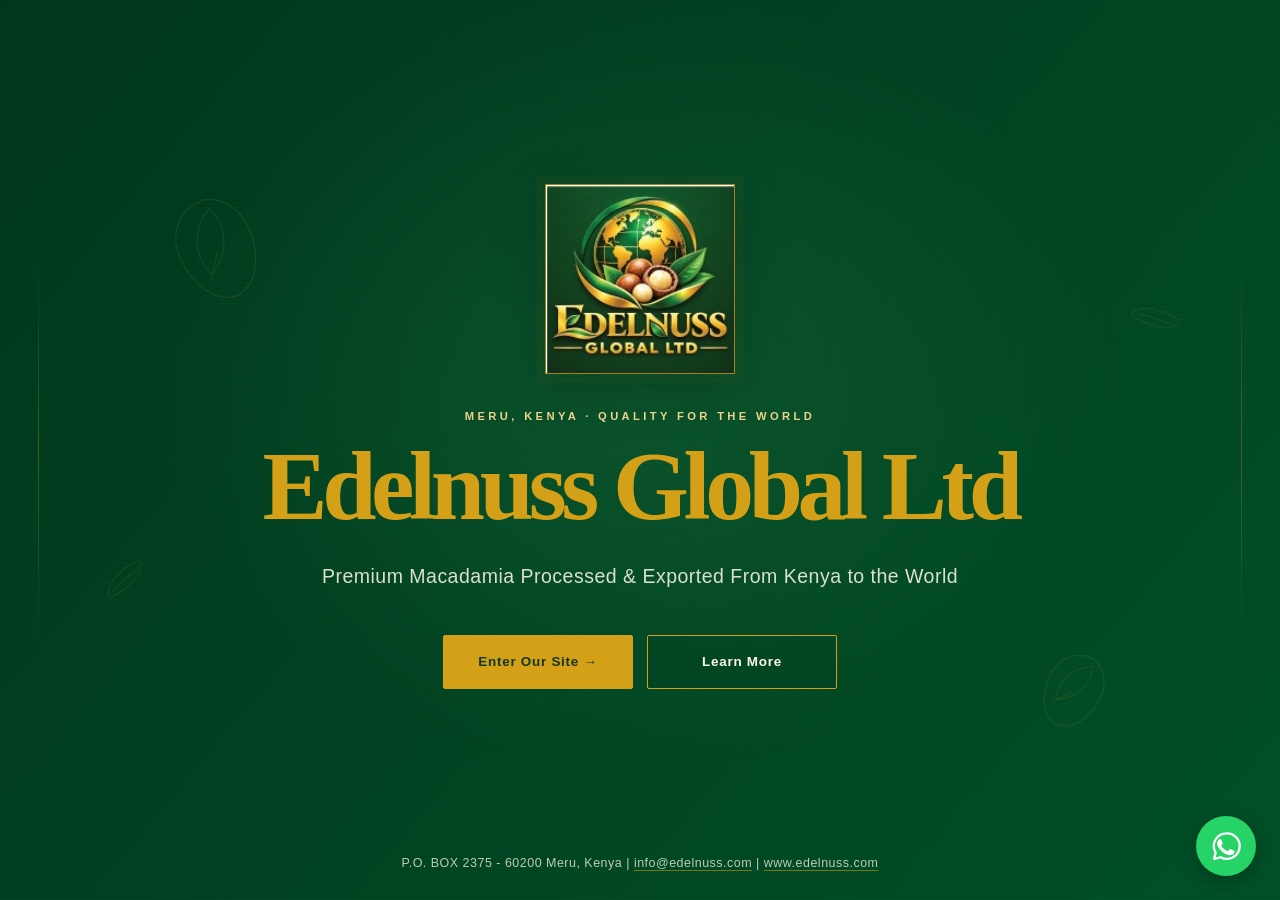
<file: index.html>
<!DOCTYPE html>
<html lang="en">
<head>
  <meta charset="UTF-8">
  <meta name="viewport" content="width=device-width, initial-scale=1.0">
  <meta name="description" content="Edelnuss Global Ltd dries, cracks, sorts, packs, and exports premium Kenyan macadamia kernels to international markets.">
  <title>Edelnuss Global Ltd | Premium Kenyan Macadamia</title>
  <script>
    // The root URL opens the welcome screen; ?site=1 shows this main website page.
    if (new URLSearchParams(window.location.search).get('site') !== '1') {
      window.location.replace('welcome.html');
    }
  </script>
  <link rel="icon" href="images/logo.png" type="image/png">
  <link rel="stylesheet" href="style.css">
</head>
<body>
  <!-- Shared site header -->
  <header class="site-header">
    <div class="container header-inner">
      <a class="logo" href="index.html?site=1">
        <img class="logo-mark" src="images/logo.png" alt="Edelnuss Global Ltd">
      </a>

      <input type="checkbox" id="nav-toggle" class="nav-toggle">
      <label for="nav-toggle" class="nav-toggle-label" aria-label="Open menu">
        <span></span><span></span><span></span>
      </label>

      <nav class="site-nav" aria-label="Main">
        <ul>
          <li><a href="index.html?site=1" aria-current="page">Home</a></li>
          <li><a href="about.html">About</a></li>
          <li><a href="services.html">Services</a></li>
          <li><a href="contact.html">Contact</a></li>
        </ul>
      </nav>
    </div>
  </header>

  <main>
    <!-- Hero -->
    <section class="hero">
      <div class="container">
        <p class="hero-badge">Meru, Kenya</p>
        <h1>Edelnuss Global Ltd</h1>
        <p class="tagline">Premium Kenyan macadamia kernels — dried, cracked, sorted, packed, and exported to international markets.</p>
        <div class="btn-row">
          <a class="btn btn--primary" href="services.html">Services</a>
          <a class="btn btn--secondary" href="contact.html">Contact</a>
        </div>
      </div>
    </section>

    <section class="section section--alt" aria-labelledby="impact-title">
      <div class="container">
        <hr class="gold-rule">
        <h2 class="section-title" id="impact-title">Our Work &amp; Impact</h2>
        <p class="section-lead">Quality processing, dependable global delivery, and lasting partnerships from Meru, Kenya.</p>
        <div class="grid-3">
          <article class="card">
            <div class="icon-circle" aria-hidden="true">Quality</div>
            <h3>Premium Quality &amp; Certification</h3>
            <p>Our quality commitment is guided by internationally recognized food safety and agricultural standards.</p>
            <ul class="impact-standards" aria-label="Quality and certification standards">
              <li>HACCP</li>
              <li>ISO 22000</li>
              <li>GlobalG.A.P.</li>
              <li>Organic</li>
            </ul>
          </article>
          <article class="card">
            <div class="icon-circle" aria-hidden="true">Global</div>
            <h3>Global Export &amp; Logistics</h3>
            <p>We serve buyers across Europe and Asia, coordinating reliable delivery and export-ready handling from Kenya to your market.</p>
          </article>
          <article class="card">
            <div class="icon-circle" aria-hidden="true">Partners</div>
            <h3>Farmer Partnerships</h3>
            <p>We work alongside farming communities through fair pricing, sustainable practices, and a shared commitment to long-term community impact.</p>
          </article>
        </div>
      </div>
    </section>

    <!-- What we do -->
    <section class="section">
      <div class="container">
        <hr class="gold-rule">
        <h2 class="section-title">What we do</h2>
        <p class="section-lead">
          Edelnuss Global Ltd is a Kenyan agribusiness focused on turning quality macadamia into
          export-ready kernels. We manage the full processing chain so buyers receive product that
          is consistent, carefully graded, and packed to international standards.
        </p>
        <div class="grid-2">
          <article class="card">
            <h3>From nut to kernel</h3>
            <p>
              We dry, crack, sort, and pack macadamia with controlled moisture management and
              precision grading. Every stage is set up to protect flavour, texture, and shelf life.
            </p>
          </article>
          <article class="card">
            <h3>Built for export</h3>
            <p>
              Our packing and logistics are designed for overseas buyers. We prepare kernels for
              global delivery from Meru, Kenya — ready for the markets you serve.
            </p>
          </article>
        </div>
      </div>
    </section>

    <!-- Highlights -->
    <section class="section section--alt">
      <div class="container">
        <hr class="gold-rule">
        <h2 class="section-title">Why Edelnuss</h2>
        <p class="section-lead">Three commitments that shape how we process and ship every batch.</p>
        <div class="grid-3">
          <article class="card">
            <div class="icon-circle" aria-hidden="true">Quality</div>
            <h3>Quality</h3>
            <p>Careful drying, cracking, and sorting so kernels meet the standard international buyers expect.</p>
          </article>
          <article class="card">
            <div class="icon-circle" aria-hidden="true">Consistency</div>
            <h3>Consistency</h3>
            <p>Repeatable processes and precision grading so each shipment matches the last.</p>
          </article>
          <article class="card">
            <div class="icon-circle" aria-hidden="true">Export Ready</div>
            <h3>Export Ready</h3>
            <p>Export-standard packaging and logistics support from Kenya to your market.</p>
          </article>
        </div>
      </div>
    </section>

    <section class="section process-intro" aria-labelledby="intro-title">
      <div class="container">
        <div class="intro-panel">
          <p class="eyebrow-label">Our Journey</p>
          <h2 class="section-title" id="intro-title">From Our Farms to Your Table — Excellence at Every Step</h2>
          <p>Every kernel we produce tells a story of care, precision, and Kenyan pride. Follow our journey from raw harvest to premium export — where quality is never compromised.</p>
        </div>
      </div>
    </section>

    <section class="section section--alt values-section" aria-labelledby="values-title">
      <div class="container">
        <hr class="gold-rule">
        <h2 class="section-title" id="values-title">Why Edelnuss Global Ltd?</h2>
        <div class="values-grid">
          <article class="value-item">
            <div class="value-icon" aria-hidden="true">01</div>
            <h3>Locally Sourced, Globally Trusted</h3>
            <p>Grown in Kenya, exported worldwide</p>
          </article>
          <article class="value-item">
            <div class="value-icon" aria-hidden="true">02</div>
            <h3>Food‑Safety First</h3>
            <p>Strict hygiene &amp; international standards</p>
          </article>
          <article class="value-item">
            <div class="value-icon" aria-hidden="true">03</div>
            <h3>Hand‑Inspected Perfection</h3>
            <p>Human care you can see and taste</p>
          </article>
          <article class="value-item">
            <div class="value-icon" aria-hidden="true">04</div>
            <h3>Consistent Reliable Supply</h3>
            <p>Year‑round production &amp; delivery</p>
          </article>
          <article class="value-item">
            <div class="value-icon" aria-hidden="true">05</div>
            <h3>Fully Traceable</h3>
            <p>From farm gate to final shipment</p>
          </article>
        </div>
      </div>
    </section>

    <section class="section promise-section" aria-labelledby="promise-title">
      <div class="container">
        <div class="promise-panel">
          <p class="eyebrow-label">Our Promise</p>
          <h2 class="section-title" id="promise-title">Our Promise</h2>
          <p>We don’t just process macadamias — we nurture excellence. From sustainable farming partnerships to zero‑compromise quality control, every decision we make serves one goal: deliver the very best of Kenya to the world.</p>
        </div>
      </div>
    </section>

    <section class="section work-showcase" aria-labelledby="work-title">
      <div class="container">
        <hr class="gold-rule">
        <h2 class="section-title" id="work-title">A closer look at our work</h2>
        <p class="section-lead">Follow macadamia from the incoming nuts through processing, hand-sorting, grading, and export-ready packing.</p>
        <div class="process-flow">
          <article class="process-row">
            <div class="process-media">
              <img src="images/WhatsApp%20Image%202026-11-04%20at%204.19.47%20PM.jpeg" alt="Macadamia nuts in shell, before processing" loading="lazy" decoding="async">
            </div>
            <div class="process-copy">
              <div class="process-kicker">Step 1 — Raw Material</div>
              <h3>Macadamia in Shell</h3>
              <p>We begin our journey with premium macadamia nuts in their natural shell — carefully sourced from trusted local growers across Kenya. Every nut is hand‑selected at source, ensuring only the finest raw produce enters our facility, laying the foundation for superior quality from the very start.</p>
            </div>
          </article>

          <article class="process-row">
            <div class="process-media">
              <img src="images/WhatsApp%20Image%202026-11-04%20at%204.19.46%20PM.jpeg" alt="Macadamia processing equipment inside the facility" loading="lazy" decoding="async">
            </div>
            <div class="process-copy">
              <div class="process-kicker">Step 2 — Processing</div>
              <h3>Purpose-Built Facility</h3>
              <p>Welcome to our modern, hygienic processing plant — designed and engineered specifically for macadamia excellence. Our facility combines advanced machinery with strict food‑safety protocols, creating an environment where precision meets purity, and every operation follows international quality standards.</p>
            </div>
          </article>

          <article class="process-row">
            <div class="process-media">
              <img src="images/WhatsApp%20Image%202026-11-04%20at%204.19.46%20PM%20%281%29.jpeg" alt="Macadamia kernels moving through processing and sorting equipment" loading="lazy" decoding="async">
            </div>
            <div class="process-copy">
              <div class="process-kicker">Step 3 — Kernel Processing</div>
              <h3>Kernel Processing Line</h3>
              <p>Shelled kernels move through our specialised refining line where delicate machinery gently separates, cleans, and polishes each kernel. This stage removes all remaining shell fragments and surface material, preserving the kernel’s natural creamy colour, whole shape, and rich authentic flavour.</p>
            </div>
          </article>

          <article class="process-row">
            <div class="process-media">
              <img src="images/WhatsApp%20Image%202026-11-04%20at%204.19.46%20PM%20%282%29.jpeg" alt="Team members hand-sorting macadamia kernels at workstations" loading="lazy" decoding="async">
            </div>
            <div class="process-copy">
              <div class="process-kicker">Step 4 — Hand Sorting</div>
              <h3>Careful Kernel Selection</h3>
              <p>Technology meets the human eye here — our trained team inspects every single kernel by hand. We remove blemishes, inconsistent sizes, and any imperfections that machines might miss. This personal touch guarantees that only flawless, beautiful kernels move forward in our process.</p>
            </div>
          </article>

          <article class="process-row">
            <div class="process-media">
              <img src="images/WhatsApp%20Image%202026-11-04%20at%204.19.48%20PM%20%281%29.jpeg" alt="Team members sorting macadamia at workstations across the production floor" loading="lazy" decoding="async">
            </div>
            <div class="process-copy">
              <div class="process-kicker">Step 5 — Quality Control</div>
              <h3>Our Sorting Team</h3>
              <p>Quality is not a checkpoint — it is our standard. Our dedicated quality‑control specialists conduct rigorous, multi‑stage verification on every batch. We assess colour, texture, size, moisture content, and purity against global benchmarks. Nothing receives our approval until it meets every requirement.</p>
            </div>
          </article>

          <article class="process-row">
            <div class="process-media">
              <img src="images/WhatsApp%20Image%202026-11-04%20at%204.19.46%20PM%20%283%29.jpeg" alt="Close-up of finished macadamia kernels" loading="lazy" decoding="async">
            </div>
            <div class="process-copy">
              <div class="process-kicker">Step 6 — Finished Product</div>
              <h3>Selected Kernels</h3>
              <p>After passing every assessment, what remains is perfection — whole, creamy, premium macadamia kernels. Clean, consistent, and naturally delicious. These are the kernels our clients know and trust — ready to represent Kenyan excellence on tables around the world.</p>
            </div>
          </article>

          <article class="process-row">
            <div class="process-media">
              <img src="images/WhatsApp%20Image%202026-11-04%20at%204.19.48%20PM.jpeg" alt="Style 0 macadamia kernels" loading="lazy" decoding="async">
            </div>
            <div class="process-copy">
              <div class="process-kicker">Step 7 — Grading</div>
              <h3>Classified by Size &amp; Quality</h3>
              <p>Our kernels are sorted into distinct premium grades to match every market requirement:</p>
              <ul>
                <li>Style 0 — Extra‑large, whole premium kernels</li>
                <li>Style 1SS — Uniform medium whole kernels, consistent and elegant</li>
                <li>Style 4L — Large, plump whole kernels with rich appearance</li>
                <li>Style 6 Pieces — Clean, crisp broken pieces, ideal for baking, confectionery, and further processing</li>
              </ul>
              <p>Each grade is carefully separated, labelled, and stored to preserve its unique quality profile.</p>
            </div>
          </article>

          <article class="process-row">
            <div class="process-media">
              <img src="images/WhatsApp%20Image%202026-11-04%20at%204.19.45%20PM%20%282%29.jpeg" alt="Sealed macadamia packages stacked on pallets in the warehouse" loading="lazy" decoding="async">
            </div>
            <div class="process-copy">
              <div class="process-kicker">Step 8 — Packing</div>
              <h3>Sealed for Protection</h3>
              <p>Freshness locked in — immediately after grading, kernels are packed in food‑grade, moisture‑resistant packaging, hermetically sealed to retain natural oils, aroma, and crispness. Every pack carries full batch identification, ensuring complete traceability from our facility to your doorstep.</p>
            </div>
          </article>

          <article class="process-row">
            <div class="process-media">
              <img src="images/WhatsApp%20Image%202026-11-04%20at%204.19.45%20PM%20%281%29.jpeg" alt="Packed macadamia cartons staged for dispatch" loading="lazy" decoding="async">
            </div>
            <div class="process-copy">
              <div class="process-kicker">Step 9 — Dispatch</div>
              <h3>Export-Ready Cartons</h3>
              <p>The final stage — orders are securely packed into heavy‑duty, export‑standard cartons, palletised, and prepared for shipping. From our warehouse in Meru, Kenya — our macadamias begin their journey to reach clients across continents, delivered in pristine condition, ready for the world.</p>
            </div>
          </article>
        </div>
      </div>
    </section>

    <section class="section capabilities-section" aria-labelledby="capabilities-title">
      <div class="container">
        <div class="capabilities-panel">
          <p class="eyebrow-label">How We Serve You</p>
          <h2 class="section-title" id="capabilities-title">How We Serve You</h2>
          <ul class="capabilities-list">
            <li>Fresh harvest intake year-round</li>
            <li>Bulk orders &amp; custom grading available</li>
            <li>Small batches &amp; large contracts — all welcome</li>
            <li>Direct from our facility — no middlemen, fair pricing</li>
          </ul>
        </div>
      </div>
    </section>

    <section class="section standards-section" aria-labelledby="standards-title">
      <div class="container">
        <div class="standards-panel">
          <h2 class="section-title" id="standards-title">Our Standards</h2>
          <p>Every batch is independently inspected and meets international food-safety requirements. We are committed to sustainable sourcing, fair partnerships, and consistent premium quality in every shipment.</p>
        </div>
      </div>
    </section>

    <section class="section reach-section" aria-labelledby="reach-title">
      <div class="container">
        <div class="reach-panel">
          <h2 class="section-title" id="reach-title">Our Reach</h2>
          <p>Supplying premium partners across Europe, Asia, and the Middle East.</p>
        </div>
      </div>
    </section>

    <section class="section cta-section" aria-labelledby="cta-title">
      <div class="container">
        <div class="cta-panel">
          <p class="eyebrow-label">Let's Grow Together</p>
          <h2 class="section-title" id="cta-title">Ready to Partner With Us?</h2>
          <p>Whether you need premium macadamia kernels in bulk or specific grades for your business — we supply consistent quality straight from Meru, Kenya.</p>
          <p class="cta-contact">Contact: <a href="mailto:info@edelnuss.com">info@edelnuss.com</a> | <a class="phone-link" href="tel:+254721857063">+254 721 857 063</a> | <a href="https://www.edelnuss.com" target="_blank" rel="noreferrer">www.edelnuss.com</a></p>
          <div class="btn-row">
            <a class="btn btn--primary" href="contact.html">Contact Us <span aria-hidden="true">→</span></a>
          </div>
        </div>
      </div>
    </section>
    <section class="section certification-section" aria-label="Quality certifications">
      <div class="container">
        <p class="certification-line">Quality Assured • Food-Safe • Export Ready</p>
      </div>
    </section>
  </main>

  <footer class="site-footer">
    <div class="container">
      <div class="footer-inner">
        <div class="footer-brand">
          <strong>Edelnuss Global Ltd</strong>
          <p>Trusted supplier of premium macadamia kernels — Exporting Worldwide</p>
          <p>Serving clients across Europe • Asia • the Middle East • North America • Africa &amp; Beyond</p>
          <p>P.O. BOX 2375 – 60200 Meru, Kenya</p>
          <p>Est. 2026 — Meru, Kenya</p>
          <p>info@edelnuss.com | <a class="phone-link" href="tel:+254721857063">+254 721 857 063</a> | www.edelnuss.com</p>
        </div>
      </div>
      <p class="copyright">© 2026 Edelnuss Global Ltd. All Rights Reserved.</p>
    </div>
  </footer>
  <a class="whatsapp-float" href="https://wa.me/254182801938" aria-label="Chat with us on WhatsApp">
    <svg viewBox="0 0 32 32" aria-hidden="true" focusable="false"><path d="M16 3.2a12.3 12.3 0 0 0-10.5 18.7L4 28l6.3-1.6A12.4 12.4 0 1 0 16 3.2Z" fill="none" stroke="currentColor" stroke-width="2.2" stroke-linejoin="round"/><path d="M11.2 9.7c-.3-.7-.6-.7-.9-.7h-.8c-.3 0-.8.1-1.2.6-.4.4-1.5 1.4-1.5 3.4s1.5 3.9 1.7 4.2c.2.3 2.9 4.6 7.1 6.2 3.5 1.4 4.2 1.1 5 .9.8-.1 2.5-1 2.8-2 .4-1 .4-1.8.3-2-.1-.2-.4-.3-.9-.5-.4-.2-2.5-1.2-2.9-1.3-.4-.2-.7-.2-.9.2-.3.4-1.1 1.3-1.3 1.6-.2.3-.5.3-.9.1-.4-.2-1.8-.7-3.4-2.1-1.3-1.1-2.1-2.5-2.3-2.9-.2-.4 0-.6.2-.8.2-.2.4-.5.6-.7.2-.2.3-.4.4-.6.1-.3 0-.5 0-.7-.1-.2-.9-2.2-1.2-2.9Z" fill="currentColor"/></svg>
  </a>
</body>
</html>
</file>
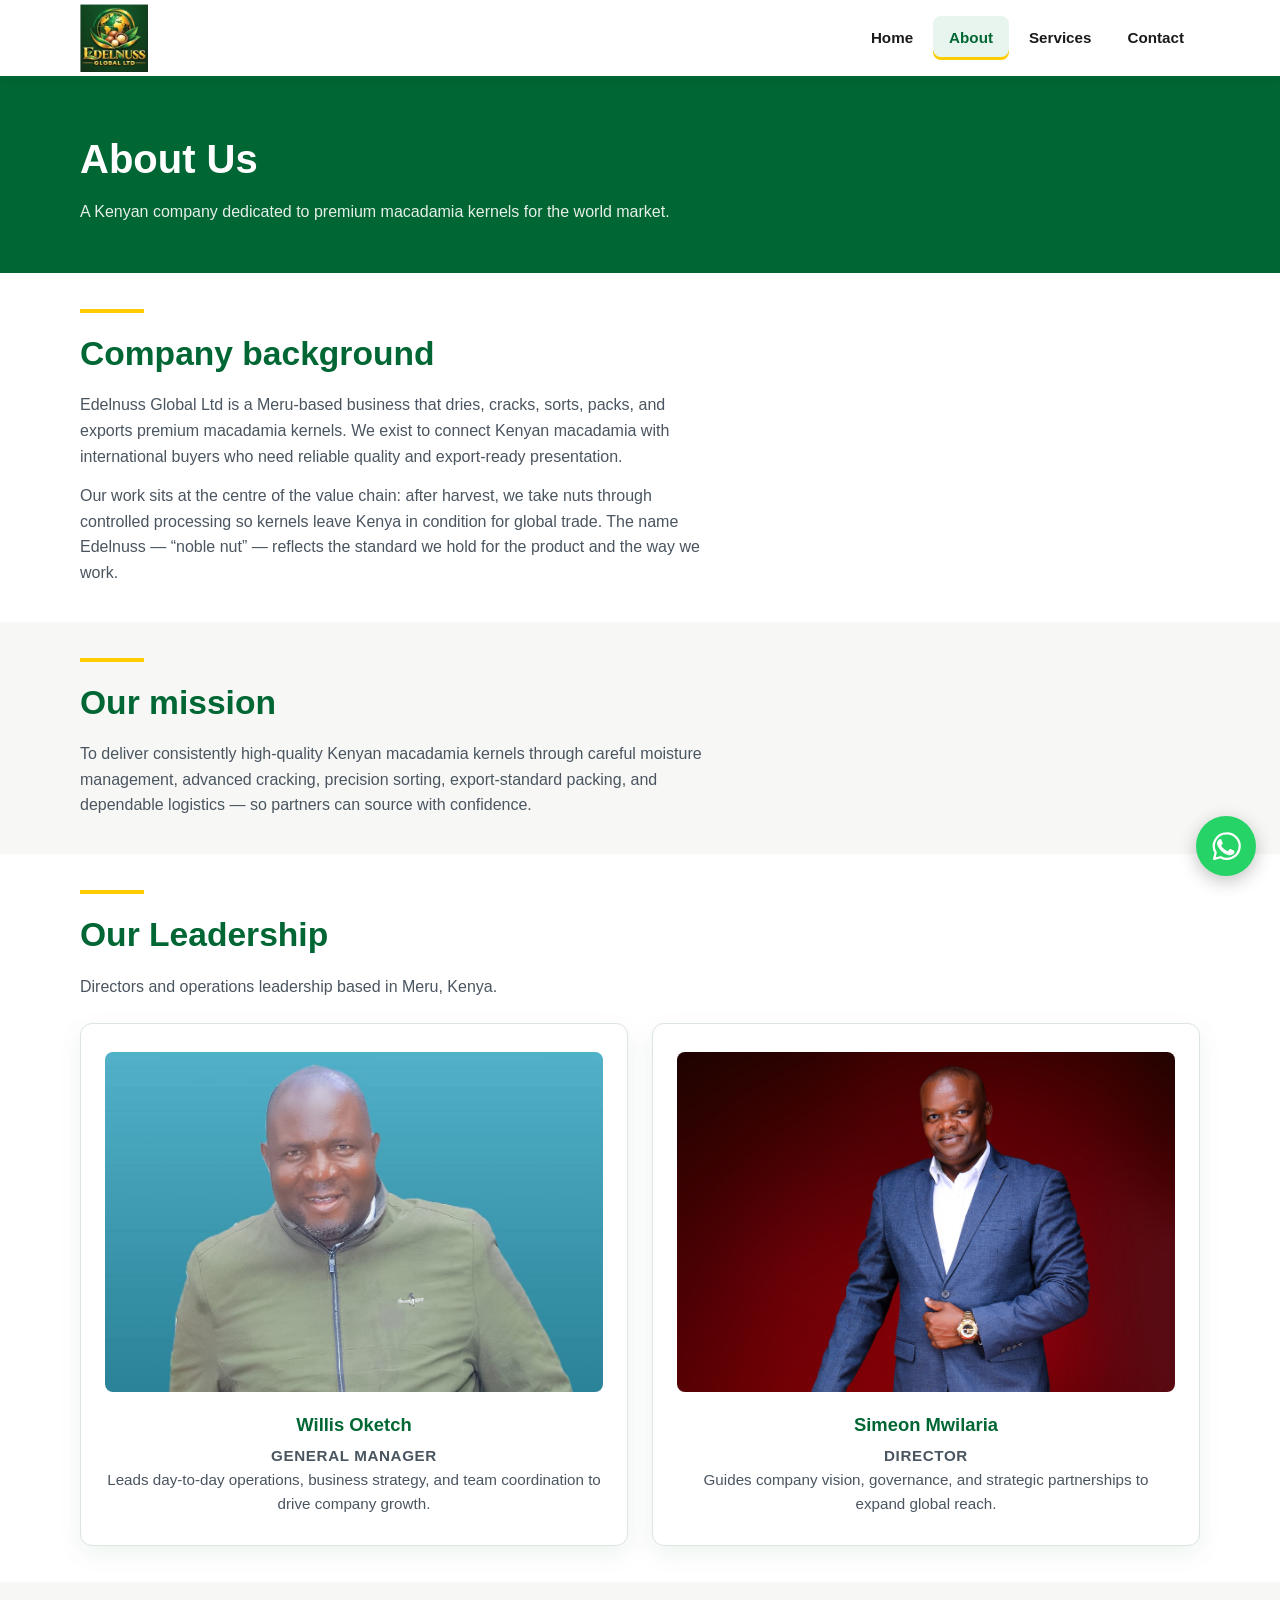
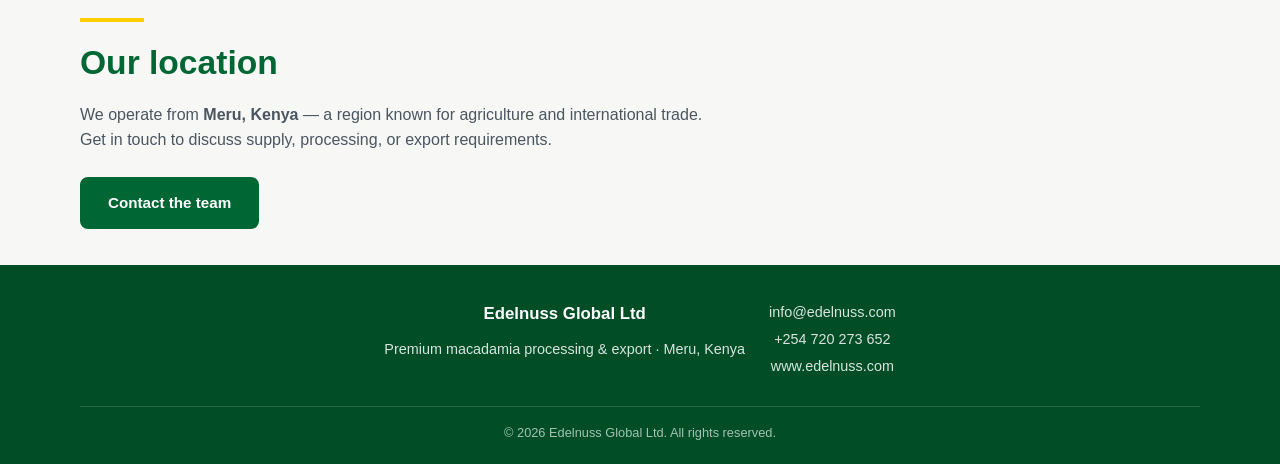
<file: about.html>
<!DOCTYPE html>
<html lang="en">
<head>
  <meta charset="UTF-8">
  <meta name="viewport" content="width=device-width, initial-scale=1.0">
  <meta name="description" content="About Edelnuss Global Ltd — Kenyan macadamia processors and exporters based in Meru. Meet our directors and operations team.">
  <title>About Us | Edelnuss Global Ltd</title>
  <link rel="icon" href="images/logo.png" type="image/png">
  <link rel="stylesheet" href="style.css">
</head>
<body>
  <header class="site-header">
    <div class="container header-inner">
      <a class="logo" href="index.html">
        <img class="logo-mark" src="images/logo.png" alt="Edelnuss Global Ltd">
      </a>
      <input type="checkbox" id="nav-toggle" class="nav-toggle">
      <label for="nav-toggle" class="nav-toggle-label" aria-label="Open menu">
        <span></span><span></span><span></span>
      </label>

      <nav class="site-nav" aria-label="Main">
        <ul>
          <li><a href="index.html">Home</a></li>
          <li><a href="about.html" aria-current="page">About</a></li>
          <li><a href="services.html">Services</a></li>
          <li><a href="contact.html">Contact</a></li>
        </ul>
      </nav>
    </div>
  </header>

  <main>
    <section class="page-banner">
      <div class="container">
        <h1>About Us</h1>
        <p>A Kenyan company dedicated to premium macadamia kernels for the world market.</p>
      </div>
    </section>

    <section class="section">
      <div class="container">
        <hr class="gold-rule">
        <h2 class="section-title">Company background</h2>
        <div class="prose">
          <p>
            Edelnuss Global Ltd is a Meru-based business that dries, cracks, sorts, packs, and
            exports premium macadamia kernels. We exist to connect Kenyan macadamia with
            international buyers who need reliable quality and export-ready presentation.
          </p>
          <p>
            Our work sits at the centre of the value chain: after harvest, we take nuts through
            controlled processing so kernels leave Kenya in condition for global trade. The name
            Edelnuss — “noble nut” — reflects the standard we hold for the product and the way we work.
          </p>
        </div>
      </div>
    </section>

    <section class="section section--alt">
      <div class="container">
        <hr class="gold-rule">
        <h2 class="section-title">Our mission</h2>
        <div class="prose">
          <p>
            To deliver consistently high-quality Kenyan macadamia kernels through careful moisture
            management, advanced cracking, precision sorting, export-standard packing, and dependable
            logistics — so partners can source with confidence.
          </p>
        </div>
      </div>
    </section>

    <section class="section">
      <div class="container">
        <hr class="gold-rule">
        <h2 class="section-title">Our Leadership</h2>
        <p class="section-lead">Directors and operations leadership based in Meru, Kenya.</p>
        <div class="team-grid">
          <article class="card profile-card">
            <img src="images/willis-oketch-profile.jpeg" alt="Willis Oketch - General Manager">
            <h3>Willis Oketch</h3>
            <p class="role">General Manager</p>
            <p>Leads day-to-day operations, business strategy, and team coordination to drive company growth.</p>
          </article>
          <article class="card profile-card">
            <img src="images/director's pic 2.jpeg" alt="Simeon Mwilaria - Director">
            <h3>Simeon Mwilaria</h3>
            <p class="role">Director</p>
            <p>Guides company vision, governance, and strategic partnerships to expand global reach.</p>
          </article>
        </div>
      </div>
    </section>

    <section class="section section--alt">
      <div class="container">
        <hr class="gold-rule">
        <h2 class="section-title">Our location</h2>
        <p class="section-lead">
          We operate from <strong>Meru, Kenya</strong> — a region known for agriculture and
          international trade. Get in touch to discuss supply, processing, or export requirements.
        </p>
        <a class="btn btn--solid" href="contact.html">Contact the team</a>
      </div>
    </section>
  </main>

  <footer class="site-footer">
    <div class="container">
      <div class="footer-inner">
        <div class="footer-brand">
          <strong>Edelnuss Global Ltd</strong>
          <p>Premium macadamia processing &amp; export · Meru, Kenya</p>
        </div>
        <div class="footer-meta">
          <a href="mailto:info@edelnuss.com">info@edelnuss.com</a>
          <a href="tel:+254720273652">+254 720 273 652</a>
          <a href="https://www.edelnuss.com" target="_blank" rel="noreferrer">www.edelnuss.com</a>
        </div>
      </div>
      <p class="copyright">&copy; 2026 Edelnuss Global Ltd. All rights reserved.</p>
    </div>
  </footer>
  <a class="whatsapp-float" href="https://wa.me/254182801938" aria-label="Chat with us on WhatsApp">
    <svg viewBox="0 0 32 32" aria-hidden="true" focusable="false"><path d="M16 3.2a12.3 12.3 0 0 0-10.5 18.7L4 28l6.3-1.6A12.4 12.4 0 1 0 16 3.2Z" fill="none" stroke="currentColor" stroke-width="2.2" stroke-linejoin="round"/><path d="M11.2 9.7c-.3-.7-.6-.7-.9-.7h-.8c-.3 0-.8.1-1.2.6-.4.4-1.5 1.4-1.5 3.4s1.5 3.9 1.7 4.2c.2.3 2.9 4.6 7.1 6.2 3.5 1.4 4.2 1.1 5 .9.8-.1 2.5-1 2.8-2 .4-1 .4-1.8.3-2-.1-.2-.4-.3-.9-.5-.4-.2-2.5-1.2-2.9-1.3-.4-.2-.7-.2-.9.2-.3.4-1.1 1.3-1.3 1.6-.2.3-.5.3-.9.1-.4-.2-1.8-.7-3.4-2.1-1.3-1.1-2.1-2.5-2.3-2.9-.2-.4 0-.6.2-.8.2-.2.4-.5.6-.7.2-.2.3-.4.4-.6.1-.3 0-.5 0-.7-.1-.2-.9-2.2-1.2-2.9Z" fill="currentColor"/></svg>
  </a>
</body>
</html>
</file>
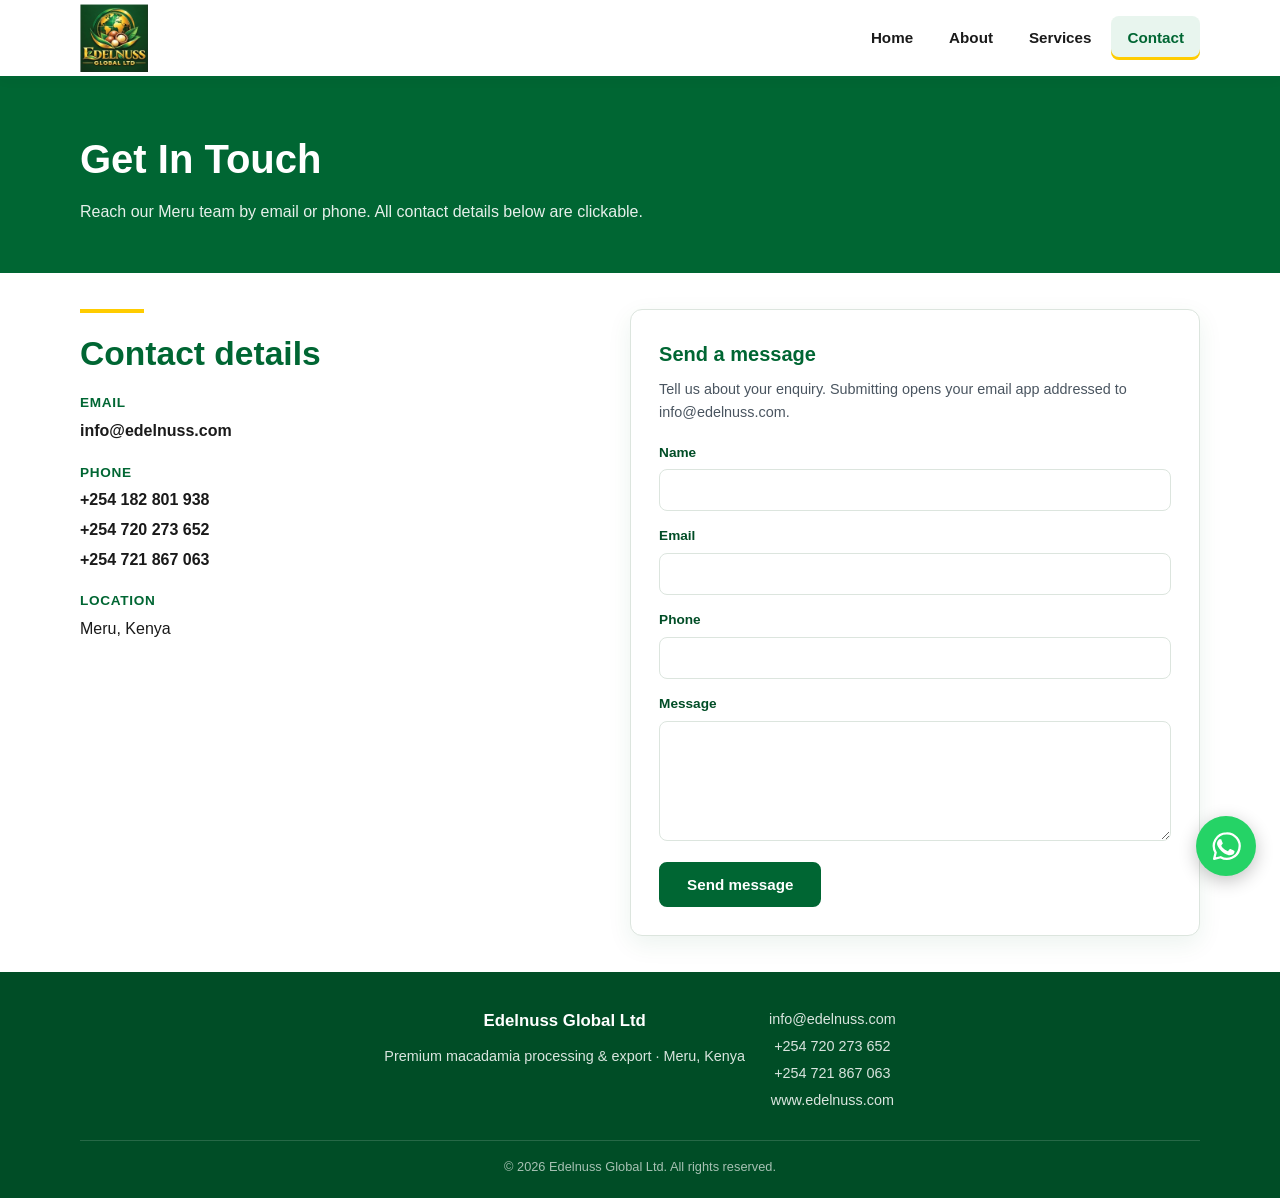
<file: contact.html>
<!DOCTYPE html>
<html lang="en">
<head>
  <meta charset="UTF-8">
  <meta name="viewport" content="width=device-width, initial-scale=1.0">
  <meta name="description" content="Contact Edelnuss Global Ltd in Meru, Kenya. Email info@edelnuss.com or call our team.">
  <title>Get In Touch | Edelnuss Global Ltd</title>
  <link rel="icon" href="images/logo.png" type="image/png">
  <link rel="stylesheet" href="style.css">
</head>
<body>
  <header class="site-header">
    <div class="container header-inner">
      <a class="logo" href="index.html?site=1">
        <img class="logo-mark" src="images/logo.png" alt="Edelnuss Global Ltd">
      </a>

      <input type="checkbox" id="nav-toggle" class="nav-toggle">
      <label for="nav-toggle" class="nav-toggle-label" aria-label="Open menu">
        <span></span><span></span><span></span>
      </label>

      <nav class="site-nav" aria-label="Main">
        <ul>
          <li><a href="index.html?site=1">Home</a></li>
          <li><a href="about.html">About</a></li>
          <li><a href="services.html">Services</a></li>
          <li><a href="contact.html" aria-current="page">Contact</a></li>
        </ul>
      </nav>
    </div>
  </header>

  <main>
    <section class="page-banner">
      <div class="container">
        <h1>Get In Touch</h1>
        <p>Reach our Meru team by email or phone. All contact details below are clickable.</p>
      </div>
    </section>

    <section class="section">
      <div class="container contact-grid">
        <div>
          <hr class="gold-rule">
          <h2 class="section-title">Contact details</h2>
          <ul class="contact-list">
            <li>
              <strong>Email</strong>
              <a href="mailto:info@edelnuss.com">info@edelnuss.com</a><br>
            </li>
            <li>
              <strong>Phone</strong>
              <span class="phones">
                <a href="tel:+254182801938">+254 182 801 938</a>
                <a href="tel:+254720273652">+254 720 273 652</a>
                <a href="tel:+254721867063">+254 721 867 063</a>
              </span>
            </li>
            <li>
              <strong>Location</strong>
              Meru, Kenya
            </li>
          </ul>
        </div>

        <!-- Simple form: opens the visitor's email client with a pre-filled message.
             To use a hosted form service later, change the action attribute. -->
        <form class="form" action="mailto:info@edelnuss.com" method="post" enctype="text/plain">
          <h2>Send a message</h2>
          <p class="form-note">Tell us about your enquiry. Submitting opens your email app addressed to info@edelnuss.com.</p>

          <div class="form-group">
            <label for="name">Name</label>
            <input type="text" id="name" name="Name" required autocomplete="name">
          </div>
          <div class="form-group">
            <label for="email">Email</label>
            <input type="email" id="email" name="Email" required autocomplete="email">
          </div>
          <div class="form-group">
            <label for="phone">Phone</label>
            <input type="tel" id="phone" name="Phone" autocomplete="tel">
          </div>
          <div class="form-group">
            <label for="message">Message</label>
            <textarea id="message" name="Message" required></textarea>
          </div>
          <button class="btn btn--solid" type="submit">Send message</button>
        </form>
      </div>
    </section>
  </main>

  <footer class="site-footer">
    <div class="container">
      <div class="footer-inner">
        <div class="footer-brand">
          <strong>Edelnuss Global Ltd</strong>
          <p>Premium macadamia processing &amp; export · Meru, Kenya</p>
        </div>
        <div class="footer-meta">
          <a href="mailto:info@edelnuss.com">info@edelnuss.com</a>
          <a href="tel:+254720273652">+254 720 273 652</a>
          <a href="tel:+254721867063">+254 721 867 063</a>
          <a href="https://www.edelnuss.com" target="_blank" rel="noreferrer">www.edelnuss.com</a>
        </div>
      </div>
      <p class="copyright">&copy; 2026 Edelnuss Global Ltd. All rights reserved.</p>
    </div>
  </footer>
  <a class="whatsapp-float" href="https://wa.me/254182801938" aria-label="Chat with us on WhatsApp">
    <svg viewBox="0 0 32 32" aria-hidden="true" focusable="false"><path d="M16 3.2a12.3 12.3 0 0 0-10.5 18.7L4 28l6.3-1.6A12.4 12.4 0 1 0 16 3.2Z" fill="none" stroke="currentColor" stroke-width="2.2" stroke-linejoin="round"/><path d="M11.2 9.7c-.3-.7-.6-.7-.9-.7h-.8c-.3 0-.8.1-1.2.6-.4.4-1.5 1.4-1.5 3.4s1.5 3.9 1.7 4.2c.2.3 2.9 4.6 7.1 6.2 3.5 1.4 4.2 1.1 5 .9.8-.1 2.5-1 2.8-2 .4-1 .4-1.8.3-2-.1-.2-.4-.3-.9-.5-.4-.2-2.5-1.2-2.9-1.3-.4-.2-.7-.2-.9.2-.3.4-1.1 1.3-1.3 1.6-.2.3-.5.3-.9.1-.4-.2-1.8-.7-3.4-2.1-1.3-1.1-2.1-2.5-2.3-2.9-.2-.4 0-.6.2-.8.2-.2.4-.5.6-.7.2-.2.3-.4.4-.6.1-.3 0-.5 0-.7-.1-.2-.9-2.2-1.2-2.9Z" fill="currentColor"/></svg>
  </a>
</body>
</html>
</file>
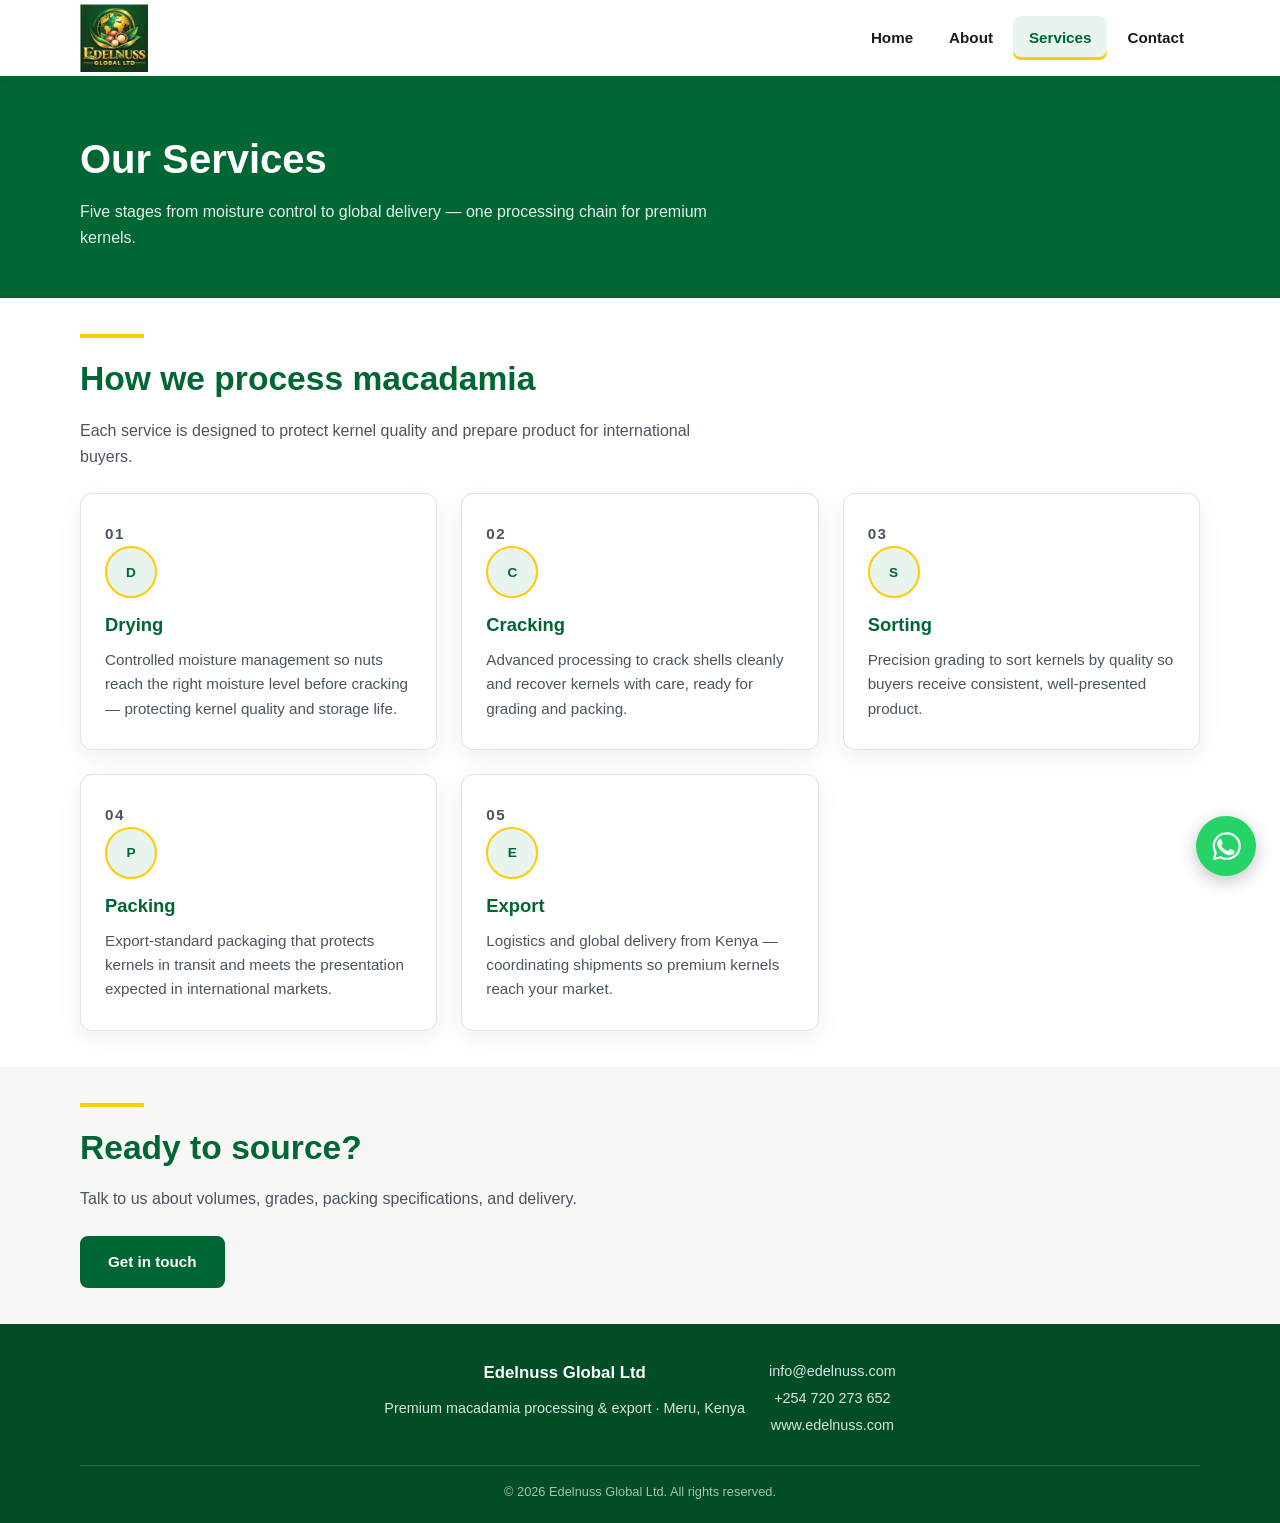
<file: services.html>
<!DOCTYPE html>
<html lang="en">
<head>
  <meta charset="UTF-8">
  <meta name="viewport" content="width=device-width, initial-scale=1.0">
  <meta name="description" content="Edelnuss Global Ltd services: drying, cracking, sorting, packing, and export of premium macadamia kernels.">
  <title>Our Services | Edelnuss Global Ltd</title>
  <link rel="icon" href="images/logo.png" type="image/png">
  <link rel="stylesheet" href="style.css">
</head>
<body>
  <header class="site-header">
    <div class="container header-inner">
      <a class="logo" href="index.html?site=1">
        <img class="logo-mark" src="images/logo.png" alt="Edelnuss Global Ltd">
      </a>

      <input type="checkbox" id="nav-toggle" class="nav-toggle">
      <label for="nav-toggle" class="nav-toggle-label" aria-label="Open menu">
        <span></span><span></span><span></span>
      </label>

      <nav class="site-nav" aria-label="Main">
        <ul>
          <li><a href="index.html?site=1">Home</a></li>
          <li><a href="about.html">About</a></li>
          <li><a href="services.html" aria-current="page">Services</a></li>
          <li><a href="contact.html">Contact</a></li>
        </ul>
      </nav>
    </div>
  </header>

  <main>
    <section class="page-banner">
      <div class="container">
        <h1>Our Services</h1>
        <p>Five stages from moisture control to global delivery — one processing chain for premium kernels.</p>
      </div>
    </section>

    <section class="section">
      <div class="container">
        <hr class="gold-rule">
        <h2 class="section-title">How we process macadamia</h2>
        <p class="section-lead">
          Each service is designed to protect kernel quality and prepare product for international buyers.
        </p>

        <div class="grid-3">
          <article class="card service-card">
            <p class="service-step">01</p>
            <div class="icon-circle" aria-hidden="true">D</div>
            <h3>Drying</h3>
            <p>Controlled moisture management so nuts reach the right moisture level before cracking — protecting kernel quality and storage life.</p>
          </article>

          <article class="card service-card">
            <p class="service-step">02</p>
            <div class="icon-circle" aria-hidden="true">C</div>
            <h3>Cracking</h3>
            <p>Advanced processing to crack shells cleanly and recover kernels with care, ready for grading and packing.</p>
          </article>

          <article class="card service-card">
            <p class="service-step">03</p>
            <div class="icon-circle" aria-hidden="true">S</div>
            <h3>Sorting</h3>
            <p>Precision grading to sort kernels by quality so buyers receive consistent, well-presented product.</p>
          </article>

          <article class="card service-card">
            <p class="service-step">04</p>
            <div class="icon-circle" aria-hidden="true">P</div>
            <h3>Packing</h3>
            <p>Export-standard packaging that protects kernels in transit and meets the presentation expected in international markets.</p>
          </article>

          <article class="card service-card">
            <p class="service-step">05</p>
            <div class="icon-circle" aria-hidden="true">E</div>
            <h3>Export</h3>
            <p>Logistics and global delivery from Kenya — coordinating shipments so premium kernels reach your market.</p>
          </article>
        </div>
      </div>
    </section>

    <section class="section section--alt">
      <div class="container">
        <hr class="gold-rule">
        <h2 class="section-title">Ready to source?</h2>
        <p class="section-lead">Talk to us about volumes, grades, packing specifications, and delivery.</p>
        <a class="btn btn--solid" href="contact.html">Get in touch</a>
      </div>
    </section>
  </main>

  <footer class="site-footer">
    <div class="container">
      <div class="footer-inner">
        <div class="footer-brand">
          <strong>Edelnuss Global Ltd</strong>
          <p>Premium macadamia processing &amp; export · Meru, Kenya</p>
        </div>
        <div class="footer-meta">
          <a href="mailto:info@edelnuss.com">info@edelnuss.com</a>
          <a href="tel:+254720273652">+254 720 273 652</a>
          <a href="https://www.edelnuss.com" target="_blank" rel="noreferrer">www.edelnuss.com</a>
        </div>
      </div>
      <p class="copyright">&copy; 2026 Edelnuss Global Ltd. All rights reserved.</p>
    </div>
  </footer>
  <a class="whatsapp-float" href="https://wa.me/254182801938" aria-label="Chat with us on WhatsApp">
    <svg viewBox="0 0 32 32" aria-hidden="true" focusable="false"><path d="M16 3.2a12.3 12.3 0 0 0-10.5 18.7L4 28l6.3-1.6A12.4 12.4 0 1 0 16 3.2Z" fill="none" stroke="currentColor" stroke-width="2.2" stroke-linejoin="round"/><path d="M11.2 9.7c-.3-.7-.6-.7-.9-.7h-.8c-.3 0-.8.1-1.2.6-.4.4-1.5 1.4-1.5 3.4s1.5 3.9 1.7 4.2c.2.3 2.9 4.6 7.1 6.2 3.5 1.4 4.2 1.1 5 .9.8-.1 2.5-1 2.8-2 .4-1 .4-1.8.3-2-.1-.2-.4-.3-.9-.5-.4-.2-2.5-1.2-2.9-1.3-.4-.2-.7-.2-.9.2-.3.4-1.1 1.3-1.3 1.6-.2.3-.5.3-.9.1-.4-.2-1.8-.7-3.4-2.1-1.3-1.1-2.1-2.5-2.3-2.9-.2-.4 0-.6.2-.8.2-.2.4-.5.6-.7.2-.2.3-.4.4-.6.1-.3 0-.5 0-.7-.1-.2-.9-2.2-1.2-2.9Z" fill="currentColor"/></svg>
  </a>
</body>
</html>
</file>
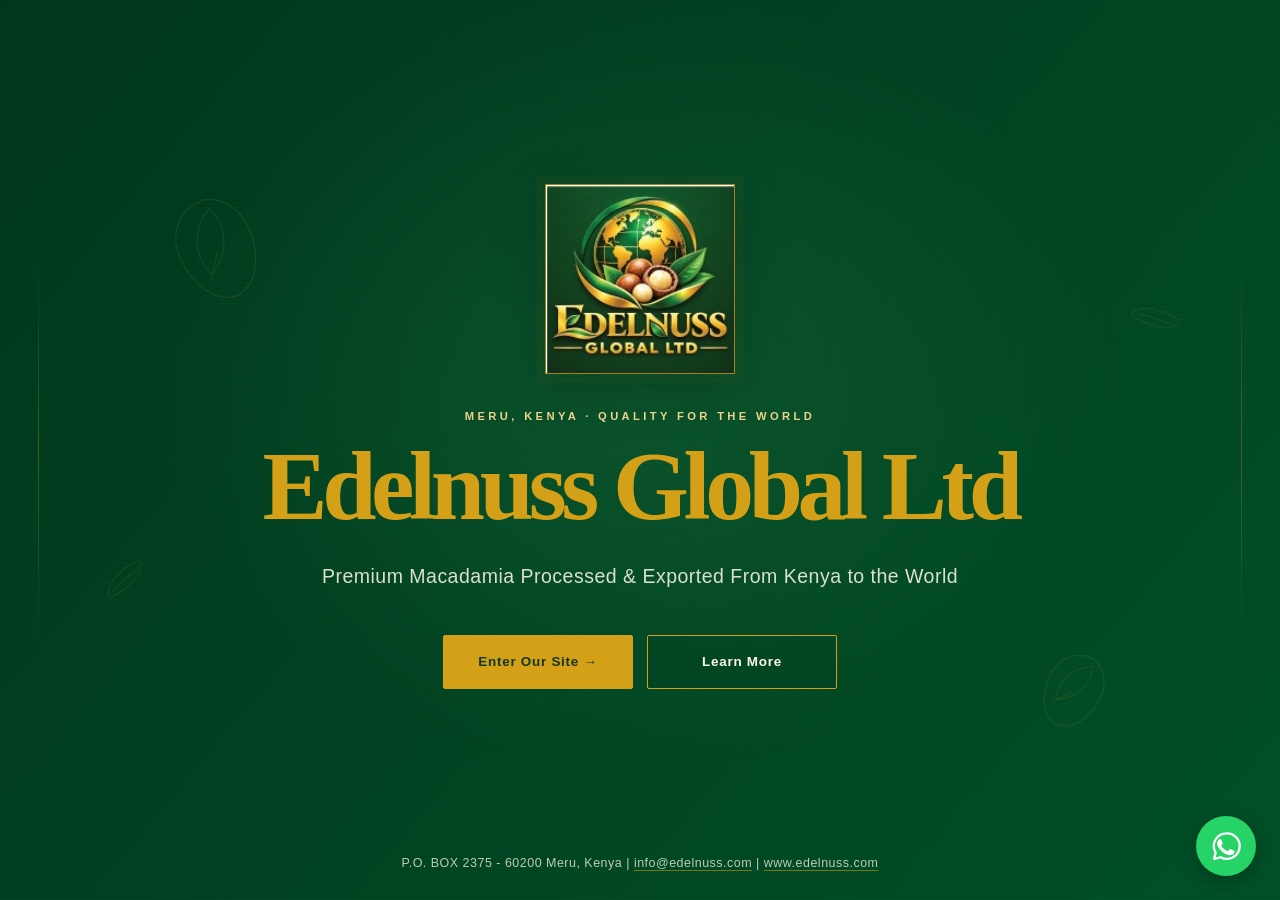
<file: welcome.html>
<!DOCTYPE html>
<html lang="en">
<head>
  <meta charset="UTF-8">
  <meta name="viewport" content="width=device-width, initial-scale=1.0">
  <meta name="theme-color" content="#004d26">
  <meta name="description" content="Edelnuss Global Ltd — premium macadamia processed and exported from Meru, Kenya to the world.">
  <title>Welcome | Edelnuss Global Ltd</title>
  <link rel="icon" href="images/logo.png" type="image/png">
  <style>
    /* =========================================================
       Edelnuss welcome page
       Adjust these two brand colors and the timing variables to
       personalize the look and the deliberately slow reveal.
       ========================================================= */
    :root {
      --forest: #004d26;
      --forest-dark: #00361c;
      --forest-light: #0b693a;
      --gold: #d4a017;
      --cream: #fff9e9;
      --motion: 900ms;
    }

    *,
    *::before,
    *::after {
      box-sizing: border-box;
    }

    html {
      min-width: 320px;
      min-height: 100%;
      background: var(--forest-dark);
    }

    body {
      position: relative;
      display: flex;
      min-height: 100vh;
      min-height: 100svh;
      margin: 0;
      overflow-x: hidden;
      flex-direction: column;
      color: var(--cream);
      background: linear-gradient(130deg, var(--forest-dark), var(--forest), var(--forest-light), var(--forest));
      background-size: 280% 280%;
      animation: green-tide 34s ease-in-out infinite alternate;
      font-family: "Palatino Linotype", "Book Antiqua", Georgia, serif;
      -webkit-font-smoothing: antialiased;
    }

    /* Soft radial light and fine grain add depth without competing with the logo. */
    body::before {
      position: fixed;
      z-index: 0;
      inset: 0;
      background:
        radial-gradient(ellipse at 50% 42%, rgba(28, 111, 62, 0.4), transparent 53%),
        repeating-linear-gradient(0deg, rgba(255, 255, 255, 0.012) 0, rgba(255, 255, 255, 0.012) 1px, transparent 1px, transparent 4px);
      content: "";
      pointer-events: none;
    }

    .welcome-frame {
      position: relative;
      z-index: 1;
      display: flex;
      width: min(100%, 1440px);
      min-height: 100vh;
      min-height: 100svh;
      margin-inline: auto;
      padding: clamp(28px, 5.5vh, 58px) clamp(22px, 5vw, 72px) 26px;
      flex: 1;
      flex-direction: column;
      align-items: center;
    }

    /* Quiet gold rules frame the welcome, like the edge of a fine label. */
    .welcome-frame::before,
    .welcome-frame::after {
      position: absolute;
      top: 50%;
      width: 1px;
      height: min(44vh, 390px);
      background: linear-gradient(transparent, rgba(212, 160, 23, 0.32), transparent);
      content: "";
      transform: translateY(-50%);
      pointer-events: none;
    }

    .welcome-frame::before { left: clamp(18px, 3vw, 46px); }
    .welcome-frame::after { right: clamp(18px, 3vw, 46px); }

    .welcome-content {
      display: flex;
      width: min(100%, 920px);
      margin: auto;
      flex-direction: column;
      align-items: center;
      text-align: center;
    }

    /* Keep the official square image intact; its built-in green background is part of the mark. */
    .brand-mark {
      display: block;
      width: clamp(128px, 18vw, 190px);
      height: auto;
      aspect-ratio: 1;
      border: 1px solid rgba(212, 160, 23, 0.72);
      background: #064524;
      box-shadow: 0 15px 50px rgba(0, 0, 0, 0.22), 0 0 0 8px rgba(212, 160, 23, 0.045);
      object-fit: cover;
      opacity: 0;
      animation: mark-arrive 1.7s cubic-bezier(0.2, 0.7, 0.2, 1) 180ms forwards,
        mark-float 8s ease-in-out 2s infinite;
    }

    .eyebrow,
    .tagline,
    .welcome-actions,
    .welcome-footer {
      opacity: 0;
    }

    .eyebrow {
      margin: clamp(27px, 4vh, 40px) 0 14px;
      color: #ecd28a;
      font-family: Arial, Helvetica, sans-serif;
      font-size: 0.7rem;
      font-weight: 600;
      letter-spacing: 0.3em;
      text-transform: uppercase;
      animation: rise-in 1s ease-out 1.1s forwards;
    }

    .brand-title {
      margin: 0;
      color: var(--cream);
      font-size: clamp(2.6rem, 8.1vw, 6.1rem);
      font-weight: 600;
      letter-spacing: -0.055em;
      line-height: 1.03;
      text-wrap: balance;
    }

    .brand-title .letter {
      display: inline-block;
      color: var(--gold);
      opacity: 0;
      animation: letter-arrive 760ms cubic-bezier(0.2, 0.7, 0.2, 1) calc(1.55s + var(--letter) * 85ms) forwards;
    }

    .brand-title .title-word {
      display: inline-block;
      white-space: nowrap;
    }

    .tagline {
      width: min(100%, 670px);
      margin: 22px 0 0;
      color: rgba(255, 249, 233, 0.86);
      font-family: Arial, Helvetica, sans-serif;
      font-size: clamp(0.98rem, 2.1vw, 1.22rem);
      font-weight: 400;
      letter-spacing: 0.025em;
      line-height: 1.8;
      animation: tagline-arrive 1.25s cubic-bezier(0.2, 0.7, 0.2, 1) 3.8s forwards;
    }

    .welcome-actions {
      display: flex;
      margin-top: clamp(28px, 4.5vh, 42px);
      flex-wrap: wrap;
      justify-content: center;
      gap: 14px;
      animation: rise-in 900ms ease-out 4.9s forwards;
    }

    .welcome-button {
      display: inline-flex;
      min-width: 190px;
      min-height: 54px;
      padding: 14px 25px;
      align-items: center;
      justify-content: center;
      border: 1px solid var(--gold);
      border-radius: 2px;
      color: #12381f;
      background: var(--gold);
      box-shadow: 0 0 0 rgba(212, 160, 23, 0);
      font-family: Arial, Helvetica, sans-serif;
      font-size: 0.84rem;
      font-weight: 700;
      letter-spacing: 0.055em;
      text-decoration: none;
      transition: color 350ms ease, background-color 350ms ease, box-shadow 350ms ease, transform 350ms ease;
      opacity: 0;
      animation: button-arrive 850ms ease-out 5.25s forwards,
        button-glow 1.35s ease-out 6.05s 1 both;
    }

    .welcome-button:hover,
    .welcome-button:focus-visible {
      color: var(--cream);
      background: transparent;
      box-shadow: 0 0 24px rgba(212, 160, 23, 0.22);
      transform: translateY(-2px);
      text-decoration: none;
    }

    .welcome-button:focus-visible {
      outline: 2px solid var(--cream);
      outline-offset: 4px;
    }

    .welcome-button--outline {
      color: var(--cream);
      background: rgba(0, 30, 14, 0.08);
      animation-delay: 5.75s, 6.55s;
    }

    .welcome-button--outline:hover,
    .welcome-button--outline:focus-visible {
      color: #12381f;
      background: var(--gold);
    }

    .welcome-footer {
      width: 100%;
      padding-top: 28px;
      color: rgba(255, 249, 233, 0.74);
      font-family: Arial, Helvetica, sans-serif;
      font-size: 0.78rem;
      letter-spacing: 0.04em;
      line-height: 1.8;
      text-align: center;
      animation: footer-arrive 1s ease-out 6.05s forwards;
    }

    .welcome-footer a {
      color: inherit;
      text-decoration-color: rgba(212, 160, 23, 0.55);
      text-underline-offset: 3px;
      transition: color 250ms ease;
    }

    .welcome-footer a:hover { color: #f0d27e; }

    .whatsapp-float {
      position: fixed;
      z-index: 9999;
      right: 24px;
      bottom: 24px;
      display: grid;
      width: 60px;
      height: 60px;
      place-items: center;
      border-radius: 50%;
      color: #fff;
      background: #25D366;
      box-shadow: 0 5px 18px rgba(0, 0, 0, 0.24);
      transition: transform 180ms ease, box-shadow 180ms ease;
    }

    .whatsapp-float:hover,
    .whatsapp-float:focus-visible {
      box-shadow: 0 7px 22px rgba(0, 0, 0, 0.3);
      transform: translateY(-3px);
    }

    .whatsapp-float:focus-visible { outline: 3px solid var(--cream); outline-offset: 3px; }
    .whatsapp-float svg { width: 33px; height: 33px; fill: currentColor; }

    /* Thin CSS-only illustrations: oval kernels and softly outlined leaves. */
    .ornament {
      position: fixed;
      z-index: 0;
      width: 76px;
      height: 102px;
      border: 1px solid rgba(212, 160, 23, 0.15);
      border-radius: 52% 48% 50% 50% / 42% 44% 56% 58%;
      pointer-events: none;
      animation: ornament-drift 19s ease-in-out infinite;
    }

    .ornament::before,
    .ornament::after {
      position: absolute;
      display: block;
      content: "";
      pointer-events: none;
    }

    .ornament::before {
      top: 18%;
      left: 12%;
      width: 68%;
      height: 45%;
      border: 1px solid rgba(212, 160, 23, 0.14);
      border-radius: 100% 0 100% 0;
      transform: rotate(-28deg);
    }

    .ornament::after {
      top: 52%;
      left: 49%;
      width: 1px;
      height: 31%;
      background: rgba(212, 160, 23, 0.13);
      transform: rotate(34deg);
      transform-origin: top;
    }

    .ornament--left {
      top: 22%;
      left: 14%;
      transform: rotate(-23deg);
      animation-delay: -6s;
    }

    .ornament--right {
      right: 14%;
      bottom: 19%;
      width: 56px;
      height: 76px;
      transform: rotate(28deg);
      animation-delay: -13s;
    }

    .side-leaf {
      position: fixed;
      z-index: 0;
      width: 45px;
      height: 24px;
      border: 1px solid rgba(212, 160, 23, 0.13);
      border-radius: 100% 0 100% 0;
      pointer-events: none;
      animation: leaf-drift 17s ease-in-out infinite;
    }

    .side-leaf::after {
      position: absolute;
      top: 50%;
      left: 10%;
      width: 84%;
      height: 1px;
      background: rgba(212, 160, 23, 0.12);
      content: "";
      transform: rotate(-18deg);
    }

    .side-leaf--one { top: 63%; left: 8%; transform: rotate(-24deg); animation-delay: -9s; }
    .side-leaf--two { top: 34%; right: 8%; transform: rotate(36deg); animation-delay: -2s; }

    /* Screen-reader heading stays readable while its visual letters reveal in sequence. */
    .visually-hidden {
      position: absolute;
      width: 1px;
      height: 1px;
      padding: 0;
      overflow: hidden;
      clip: rect(0, 0, 0, 0);
      white-space: nowrap;
      border: 0;
    }

    @keyframes green-tide {
      from { background-position: 0% 45%; }
      to { background-position: 100% 55%; }
    }

    @keyframes mark-arrive {
      from { opacity: 0; transform: translateY(13px) scale(0.97); }
      to { opacity: 1; transform: translateY(0) scale(1); }
    }

    @keyframes mark-float {
      0%, 100% { transform: translateY(0); }
      50% { transform: translateY(-7px); }
    }

    @keyframes rise-in {
      from { opacity: 0; transform: translateY(17px); }
      to { opacity: 1; transform: translateY(0); }
    }

    @keyframes letter-arrive {
      from { opacity: 0; transform: translateY(13px); filter: blur(3px); }
      to { opacity: 1; transform: translateY(0); filter: blur(0); }
    }

    @keyframes tagline-arrive {
      from { opacity: 0; transform: translateY(18px); }
      to { opacity: 1; transform: translateY(0); }
    }

    @keyframes button-arrive {
      from { opacity: 0; transform: translateY(10px); }
      to { opacity: 1; transform: translateY(0); }
    }

    @keyframes button-glow {
      0%, 100% { box-shadow: 0 0 0 rgba(212, 160, 23, 0); }
      45% { box-shadow: 0 0 26px rgba(212, 160, 23, 0.42), 0 0 54px rgba(212, 160, 23, 0.12); }
    }

    @keyframes footer-arrive {
      from { opacity: 0; transform: translateY(7px); }
      to { opacity: 1; transform: translateY(0); }
    }

    @keyframes ornament-drift {
      0%, 100% { translate: 0 0; rotate: -5deg; }
      50% { translate: 7px -18px; rotate: 5deg; }
    }

    @keyframes leaf-drift {
      0%, 100% { translate: 0 0; rotate: 0deg; }
      50% { translate: -8px -14px; rotate: 8deg; }
    }

    @media (max-width: 600px) {
      .welcome-frame { padding: 28px 22px 19px; }
      .welcome-frame::before,
      .welcome-frame::after { height: 36vh; }
      .brand-mark { width: clamp(118px, 34vw, 154px); }
      .eyebrow { margin-top: 28px; font-size: 0.62rem; letter-spacing: 0.22em; }
      .brand-title { max-width: 10ch; font-size: clamp(2.55rem, 12vw, 4.1rem); }
      .tagline { max-width: 32ch; margin-top: 19px; font-size: 0.97rem; line-height: 1.7; }
      .welcome-actions { width: min(100%, 330px); margin-top: 27px; flex-direction: column; gap: 11px; }
      .welcome-button { width: 100%; min-height: 52px; }
      .welcome-footer { padding-top: 24px; font-size: 0.72rem; }
      .ornament--left { top: 14%; left: -22px; scale: 0.75; }
      .ornament--right { right: -15px; bottom: 20%; scale: 0.8; }
      .side-leaf--one { left: -8px; }
      .side-leaf--two { right: -8px; }
      .whatsapp-float { width: 56px; height: 56px; }
    }

    /* Compact vertical spacing for short phones; longer devices can scroll naturally. */
    @media (max-width: 600px) and (max-height: 650px) {
      .welcome-frame { padding-top: 16px; padding-bottom: 12px; }
      .brand-mark { width: 100px; }
      .eyebrow { margin-top: 17px; margin-bottom: 8px; }
      .brand-title { font-size: clamp(2.35rem, 11vw, 3.2rem); }
      .tagline { margin-top: 12px; font-size: 0.9rem; line-height: 1.55; }
      .welcome-actions { margin-top: 17px; gap: 9px; }
      .welcome-button { min-height: 46px; padding-block: 10px; }
      .welcome-footer { padding-top: 13px; font-size: 0.68rem; }
    }

    @media (max-height: 700px) and (min-width: 601px) {
      .welcome-frame { padding-top: 25px; padding-bottom: 18px; }
      .brand-mark { width: 118px; }
      .eyebrow { margin-top: 20px; }
      .tagline { margin-top: 15px; }
      .welcome-actions { margin-top: 22px; }
      .welcome-footer { padding-top: 18px; }
    }

    @media (prefers-reduced-motion: reduce) {
      *,
      *::before,
      *::after {
        animation-duration: 0.01ms !important;
        animation-iteration-count: 1 !important;
        scroll-behavior: auto !important;
        transition-duration: 0.01ms !important;
      }

      .brand-mark,
      .eyebrow,
      .brand-title .letter,
      .tagline,
      .welcome-actions,
      .welcome-button,
      .welcome-footer {
        opacity: 1;
        filter: none;
      }
    }
  </style>
</head>
<body>
  <!-- Fine-line macadamia and leaf shapes form a faint, CSS-drawn backdrop. -->
  <span class="ornament ornament--left" aria-hidden="true"></span>
  <span class="ornament ornament--right" aria-hidden="true"></span>
  <span class="side-leaf side-leaf--one" aria-hidden="true"></span>
  <span class="side-leaf side-leaf--two" aria-hidden="true"></span>

  <div class="welcome-frame">
    <main class="welcome-content">
      <!-- Official logo supplied for the company; keep the square artwork uncropped. -->
      <img class="brand-mark" src="images/logo.png" alt="Edelnuss Global Ltd official logo">
      <p class="eyebrow">Meru, Kenya · Quality for the world</p>

      <!-- Each character reveals in sequence; the accessible name is provided once. -->
      <h1 class="brand-title" aria-label="Edelnuss Global Ltd">
        <span class="visually-hidden">Edelnuss Global Ltd</span>
          <span aria-hidden="true">
          <span class="title-word"><span class="letter" style="--letter: 0">E</span><span class="letter" style="--letter: 1">d</span><span class="letter" style="--letter: 2">e</span><span class="letter" style="--letter: 3">l</span><span class="letter" style="--letter: 4">n</span><span class="letter" style="--letter: 5">u</span><span class="letter" style="--letter: 6">s</span><span class="letter" style="--letter: 7">s</span></span>
          <span class="title-word"><span class="letter" style="--letter: 8">G</span><span class="letter" style="--letter: 9">l</span><span class="letter" style="--letter: 10">o</span><span class="letter" style="--letter: 11">b</span><span class="letter" style="--letter: 12">a</span><span class="letter" style="--letter: 13">l</span></span>
          <span class="title-word"><span class="letter" style="--letter: 15">L</span><span class="letter" style="--letter: 16">t</span><span class="letter" style="--letter: 17">d</span></span>
        </span>
      </h1>

      <p class="tagline">Premium Macadamia Processed &amp; Exported From Kenya to the World</p>

      <nav class="welcome-actions" aria-label="Welcome navigation">
        <!-- ?site=1 opens the main homepage without triggering its welcome redirect. -->
        <a class="welcome-button" href="index.html?site=1">Enter Our Site <span aria-hidden="true">&nbsp;→</span></a>
        <a class="welcome-button welcome-button--outline" href="about.html">Learn More</a>
      </nav>
    </main>

    <footer class="welcome-footer">
      P.O. BOX 2375 - 60200 Meru, Kenya <span aria-hidden="true">|</span>
      <a href="mailto:info@edelnuss.com">info@edelnuss.com</a> <span aria-hidden="true">|</span> <a href="https://www.edelnuss.com" target="_blank" rel="noopener">www.edelnuss.com</a>
    </footer>
  </div>
  <a class="whatsapp-float" href="https://wa.me/254182801938" aria-label="Chat with us on WhatsApp">
    <svg viewBox="0 0 32 32" aria-hidden="true" focusable="false"><path d="M16 3.2a12.3 12.3 0 0 0-10.5 18.7L4 28l6.3-1.6A12.4 12.4 0 1 0 16 3.2Z" fill="none" stroke="currentColor" stroke-width="2.2" stroke-linejoin="round"/><path d="M11.2 9.7c-.3-.7-.6-.7-.9-.7h-.8c-.3 0-.8.1-1.2.6-.4.4-1.5 1.4-1.5 3.4s1.5 3.9 1.7 4.2c.2.3 2.9 4.6 7.1 6.2 3.5 1.4 4.2 1.1 5 .9.8-.1 2.5-1 2.8-2 .4-1 .4-1.8.3-2-.1-.2-.4-.3-.9-.5-.4-.2-2.5-1.2-2.9-1.3-.4-.2-.7-.2-.9.2-.3.4-1.1 1.3-1.3 1.6-.2.3-.5.3-.9.1-.4-.2-1.8-.7-3.4-2.1-1.3-1.1-2.1-2.5-2.3-2.9-.2-.4 0-.6.2-.8.2-.2.4-.5.6-.7.2-.2.3-.4.4-.6.1-.3 0-.5 0-.7-.1-.2-.9-2.2-1.2-2.9Z" fill="currentColor"/></svg>
  </a>
</body>
</html>
</file>
<file: style.css>
/* ============================================================
   Edelnuss Global Ltd — shared stylesheet
   Edit the :root variables below to change brand colours,
   fonts, and spacing across the whole site.
   ============================================================ */

:root {
  --green: #006633;
  --green-dark: #004d26;
  --green-light: #e8f5ee;
  --gold: #ffcc00;
  --gold-dark: #e6b800;
  --white: #ffffff;
  --off-white: #f7f8f6;
  --text: #1a1a1a;
  --text-muted: #4a5560;
  --border: #dce5de;
  --shadow: 0 8px 24px rgba(0, 102, 51, 0.08);
  --radius: 12px;
  --max-width: 1120px;
  --font: Arial, Helvetica, sans-serif;
  --header-h: 76px;
}

/* ---------- Reset ---------- */
*,
*::before,
*::after {
  box-sizing: border-box;
  margin: 0;
  padding: 0;
}

html {
  scroll-behavior: smooth;
}

body {
  font-family: var(--font);
  color: var(--text);
  background: var(--white);
  line-height: 1.6;
  min-height: 100vh;
  display: flex;
  flex-direction: column;
}

.whatsapp-float {
  position: fixed;
  z-index: 9999;
  right: 24px;
  bottom: 24px;
  display: grid;
  width: 60px;
  height: 60px;
  place-items: center;
  border-radius: 50%;
  color: #fff;
  background: #25D366;
  box-shadow: 0 5px 18px rgba(0, 0, 0, 0.24);
  transition: transform 180ms ease, box-shadow 180ms ease;
}

.whatsapp-float:hover,
.whatsapp-float:focus-visible {
  box-shadow: 0 7px 22px rgba(0, 0, 0, 0.3);
  transform: translateY(-3px);
  text-decoration: none;
}

.whatsapp-float:focus-visible {
  outline: 3px solid var(--green-dark);
  outline-offset: 3px;
}

.whatsapp-float svg {
  width: 33px;
  height: 33px;
  fill: currentColor;
}

img {
  max-width: 100%;
  height: auto;
  display: block;
}

a {
  color: var(--green);
  text-decoration: none;
}

a:hover {
  text-decoration: underline;
}

ul {
  list-style: none;
}

/* ---------- Layout helpers ---------- */
.container {
  width: min(100% - 32px, var(--max-width));
  margin-inline: auto;
}

.section {
  padding: 36px 0;
}

.section--alt {
  background: var(--off-white);
}

.section-title {
  font-size: clamp(1.6rem, 3vw, 2.1rem);
  color: var(--green);
  margin-bottom: 12px;
  overflow-wrap: break-word;
}

.section-lead {
  color: var(--text-muted);
  max-width: 640px;
  margin-bottom: 24px;
}

.gold-rule {
  width: 64px;
  height: 4px;
  background: var(--gold);
  border: 0;
  margin: 0 0 14px;
}

/* ---------- Header / navigation ---------- */
.site-header {
  position: sticky;
  top: 0;
  z-index: 100;
  background: var(--white);
  border-bottom: 3px solid var(--green);
  box-shadow: 0 2px 10px rgba(0, 0, 0, 0.04);
}

.header-inner {
  position: relative;
  display: flex;
  align-items: center;
  justify-content: space-between;
  min-height: var(--header-h);
  gap: 16px;
}

.logo {
  display: flex;
  align-items: center;
  gap: 12px;
  color: var(--green);
  text-decoration: none;
  flex-shrink: 0;
}

.logo:hover {
  text-decoration: none;
}

.logo-mark {
  width: 68px;
  height: 68px;
  flex-shrink: 0;
}

.logo-text {
  display: flex;
  flex-direction: column;
  line-height: 1.15;
}

.logo-name {
  font-weight: 700;
  font-size: 1.05rem;
  letter-spacing: 0.02em;
}

.logo-tag {
  font-size: 0.7rem;
  color: var(--text-muted);
  letter-spacing: 0.08em;
  text-transform: uppercase;
}

/* Checkbox-based mobile menu (no JavaScript required).
   Keep the input visually hidden — display:none can block the label from toggling it. */
.nav-toggle {
  position: absolute;
  opacity: 0;
  width: 1px;
  height: 1px;
  overflow: hidden;
  clip: rect(0 0 0 0);
}

.nav-toggle-label {
  display: none;
  cursor: pointer;
  width: 42px;
  height: 42px;
  flex-shrink: 0;
  border: 2px solid var(--green);
  border-radius: 8px;
  align-items: center;
  justify-content: center;
  flex-direction: column;
  gap: 5px;
  background: var(--white);
}

.nav-toggle-label span {
  display: block;
  width: 20px;
  height: 2px;
  background: var(--green);
}

.site-nav ul {
  display: flex;
  gap: 4px;
}

.site-nav a {
  display: block;
  padding: 10px 16px;
  color: var(--text);
  font-weight: 600;
  font-size: 0.95rem;
  border-radius: 8px;
  text-decoration: none;
}

.site-nav a:hover,
.site-nav a[aria-current="page"] {
  background: var(--green-light);
  color: var(--green);
  text-decoration: none;
}

.site-nav a[aria-current="page"] {
  box-shadow: inset 0 -3px 0 var(--gold);
}

/* ---------- Buttons ---------- */
.btn {
  display: inline-block;
  padding: 12px 26px;
  border-radius: 8px;
  font-weight: 700;
  font-size: 0.95rem;
  text-decoration: none;
  border: 2px solid transparent;
  cursor: pointer;
  font-family: inherit;
  transition: background 0.15s ease, color 0.15s ease, border-color 0.15s ease;
}

.btn:hover {
  text-decoration: none;
}

.btn--primary {
  background: var(--gold);
  color: var(--green-dark);
  border-color: var(--gold);
}

.btn--primary:hover {
  background: var(--gold-dark);
  border-color: var(--gold-dark);
}

.btn--secondary {
  background: transparent;
  color: var(--white);
  border-color: var(--white);
}

.btn--secondary:hover {
  background: var(--white);
  color: var(--green);
}

.btn--solid {
  background: var(--green);
  color: var(--white);
  border-color: var(--green);
}

.btn--solid:hover {
  background: var(--green-dark);
  border-color: var(--green-dark);
}

.btn-row {
  display: flex;
  flex-wrap: wrap;
  gap: 12px;
}

/* ---------- Hero ---------- */
.hero {
  background:
    linear-gradient(115deg, rgba(0, 77, 38, 0.92) 0%, rgba(0, 102, 51, 0.88) 55%, rgba(0, 77, 38, 0.9) 100%),
    repeating-linear-gradient(
      135deg,
      rgba(255, 204, 0, 0.06) 0 12px,
      transparent 12px 24px
    );
  color: var(--white);
  padding: 88px 0 96px;
}

.hero h1 {
  font-size: clamp(2rem, 5vw, 3.2rem);
  line-height: 1.15;
  margin-bottom: 14px;
  max-width: 16ch;
}

.hero .tagline {
  font-size: clamp(1.05rem, 2vw, 1.25rem);
  max-width: 36rem;
  margin-bottom: 28px;
  opacity: 0.95;
}

.hero-badge {
  display: inline-block;
  background: rgba(255, 204, 0, 0.18);
  color: var(--gold);
  border: 1px solid var(--gold);
  padding: 4px 12px;
  border-radius: 999px;
  font-size: 0.75rem;
  font-weight: 700;
  letter-spacing: 0.08em;
  text-transform: uppercase;
  margin-bottom: 16px;
}

/* ---------- Cards / grids ---------- */
.grid-3 {
  display: grid;
  grid-template-columns: repeat(3, 1fr);
  gap: 24px;
}

.grid-2 {
  display: grid;
  grid-template-columns: repeat(2, 1fr);
  gap: 24px;
}

.card {
  background: var(--white);
  border: 1px solid var(--border);
  border-radius: var(--radius);
  padding: 28px 24px;
  box-shadow: var(--shadow);
}

.card h3 {
  color: var(--green);
  margin: 12px 0 8px;
  font-size: 1.15rem;
}

.card p {
  color: var(--text-muted);
  font-size: 0.95rem;
}

.icon-circle {
  width: fit-content;
  min-width: 52px;
  height: 52px;
  padding: 0 16px;
  border-radius: 999px;
  background: var(--green-light);
  color: var(--green);
  display: flex;
  align-items: center;
  justify-content: center;
  font-size: 0.85rem;
  font-weight: 700;
  white-space: nowrap;
  border: 2px solid var(--gold);
}

.impact-standards {
  display: flex;
  margin-top: 18px;
  flex-wrap: wrap;
  gap: 8px;
}

.impact-standards li {
  padding: 5px 10px;
  border: 1px solid var(--border);
  border-radius: 999px;
  color: var(--green-dark);
  background: var(--green-light);
  font-size: 0.78rem;
  font-weight: 700;
}

/* ---------- About / team ---------- */
.prose p + p {
  margin-top: 14px;
}

.prose p {
  color: var(--text-muted);
  max-width: 70ch;
}

.team-card {
  text-align: center;
}

.team-grid {
  display: grid;
  grid-template-columns: repeat(2, minmax(0, 1fr));
  gap: 24px;
}

.profile-card {
  text-align: center;
}

.profile-card img {
  display: block;
  width: 100%;
  height: 340px;
  margin-bottom: 18px;
  border-radius: calc(var(--radius) - 4px);
  object-fit: cover;
  object-position: center 20%;
}

.profile-card h3 {
  margin: 0 0 4px;
}

.team-avatar {
  width: 88px;
  height: 88px;
  margin: 0 auto 14px;
  border-radius: 50%;
  background: var(--green);
  color: var(--gold);
  display: flex;
  align-items: center;
  justify-content: center;
  font-size: 1.6rem;
  font-weight: 700;
  border: 3px solid var(--gold);
}

.team-card h3 {
  margin-bottom: 4px;
}

.role {
  color: var(--green);
  font-weight: 700;
  font-size: 0.85rem;
  text-transform: uppercase;
  letter-spacing: 0.04em;
}

.process-intro,
.values-section,
.promise-section,
.capabilities-section,
.standards-section,
.reach-section,
.cta-section,
.certification-section {
  opacity: 0;
  transform: translateY(18px);
  animation: section-reveal 0.6s ease forwards;
}

.process-intro {
  padding-top: 26px;
}

.capabilities-section {
  padding-bottom: 14px;
}

.reach-section {
  padding-top: 14px;
}

.certification-section {
  padding: 16px 0;
  background: var(--green-dark);
}

.intro-panel,
.promise-panel,
.capabilities-panel,
.reach-panel,
.standards-panel {
  padding: clamp(20px, 3vw, 28px);
  border: 1px solid var(--border);
  border-radius: var(--radius);
  background: linear-gradient(135deg, rgba(0, 77, 38, 0.04), rgba(255, 204, 0, 0.05));
  box-shadow: var(--shadow);
}

.intro-panel {
  border-left: 4px solid var(--gold);
}

.standards-panel {
  border-left: 4px solid var(--gold);
}

.promise-panel {
  border-left: 4px solid var(--green);
}

.capabilities-panel {
  border-left: 4px solid var(--gold);
  background: linear-gradient(135deg, rgba(0, 77, 38, 0.045), rgba(255, 204, 0, 0.08));
}

.reach-panel {
  border-left: 4px solid var(--gold);
  text-align: center;
  background: linear-gradient(135deg, rgba(0, 77, 38, 0.03), rgba(255, 204, 0, 0.04));
}

.eyebrow-label {
  margin-bottom: 12px;
  color: var(--green);
  font-size: 0.72rem;
  font-weight: 700;
  letter-spacing: 0.12em;
  text-transform: uppercase;
}

.intro-panel p:last-child,
.standards-panel p,
.promise-panel p,
.reach-panel p,
.capabilities-panel li {
  max-width: 720px;
  color: var(--text-muted);
  font-size: 1.02rem;
}

.promise-panel p,
.standards-panel p,
.reach-panel p {
  max-width: 900px;
}

.certification-line {
  margin: 0;
  color: rgba(255, 255, 255, 0.85);
  font-weight: 700;
  letter-spacing: normal;
  word-spacing: normal;
  text-align: center;
}

.values-grid {
  display: grid;
  grid-template-columns: repeat(5, minmax(0, 1fr));
  gap: 14px;
  margin-top: 18px;
}

.value-item {
  padding: 16px 14px;
  border: 1px solid var(--border);
  border-radius: var(--radius);
  background: var(--white);
  box-shadow: var(--shadow);
  opacity: 0;
  transform: translateY(18px);
  animation: section-reveal 0.6s ease forwards;
}

.value-item:nth-child(2) { animation-delay: 80ms; }
.value-item:nth-child(3) { animation-delay: 160ms; }
.value-item:nth-child(4) { animation-delay: 240ms; }
.value-item:nth-child(5) { animation-delay: 320ms; }

.value-icon {
  display: inline-flex;
  align-items: center;
  justify-content: center;
  min-width: 44px;
  height: 44px;
  margin-bottom: 12px;
  border-radius: 50%;
  background: var(--green-light);
  border: 1px solid var(--gold);
  color: var(--green);
  font-size: 0.77rem;
  font-weight: 700;
}

.value-item h3 {
  margin: 0 0 8px;
  color: var(--green);
  font-size: 1.02rem;
  line-height: 1.4;
}

.value-item p {
  margin: 0;
  color: var(--text-muted);
  font-size: 0.9rem;
  line-height: 1.6;
}

.capabilities-list {
  display: grid;
  gap: 8px;
  margin-top: 10px;
  padding-left: 0;
  list-style: none;
}

.capabilities-list li {
  padding: 12px 14px;
  border: 1px solid var(--border);
  border-radius: 10px;
  background: rgba(255, 255, 255, 0.45);
  color: var(--text);
  font-weight: 600;
}

.cta-panel {
  display: grid;
  gap: 14px;
  padding: clamp(20px, 3vw, 28px);
  border: 1px solid rgba(31, 31, 31, 0.08);
  border-radius: var(--radius);
  background: #F7F3E9;
  color: #1F1F1F;
  box-shadow: 0 4px 12px rgba(0, 0, 0, 0.08);
}

.cta-panel .eyebrow-label,
.cta-panel .section-title,
.cta-panel p,
.cta-panel a {
  color: #1F1F1F;
}

.cta-panel .section-title {
  margin-bottom: 0;
  color: #1F1F1F;
}

.cta-panel p {
  max-width: 720px;
  margin: 0;
  color: #333333;
  opacity: 1;
}

.cta-contact {
  font-weight: 600;
  color: #333333;
}

.cta-panel a {
  color: #1F1F1F;
  text-decoration: underline;
  text-underline-offset: 3px;
}

.cta-panel .phone-link,
.cta-panel .phone-link:hover,
.footer-brand .phone-link,
.footer-brand .phone-link:hover {
  text-decoration: none;
}

.footer-brand .phone-link {
  color: inherit;
}

.cta-panel .btn-row {
  margin-top: 6px;
}

.cta-panel .btn--primary {
  background: #F4C542;
  border-color: #F4C542;
  color: #1F1F1F;
}

.cta-panel .btn--primary:hover {
  background: #e3b633;
  border-color: #e3b633;
  color: #1F1F1F;
}

@keyframes section-reveal {
  from {
    opacity: 0;
    transform: translateY(18px);
  }
  to {
    opacity: 1;
    transform: translateY(0);
  }
}

.work-showcase {
  overflow: hidden;
}

.process-flow {
  display: grid;
  gap: 12px;
}

.process-row {
  display: grid;
  grid-template-columns: 1.08fr 1.12fr;
  gap: clamp(12px, 1.5vw, 20px);
  align-items: center;
  padding: clamp(14px, 1.8vw, 18px);
  border: 1px solid var(--border);
  border-radius: var(--radius);
  background: rgba(0, 77, 38, 0.03);
  box-shadow: var(--shadow);
  opacity: 0;
  transform: translateY(18px);
  animation: process-row-enter 0.6s ease forwards;
}

.process-row:nth-child(2) { animation-delay: 80ms; }
.process-row:nth-child(3) { animation-delay: 160ms; }
.process-row:nth-child(4) { animation-delay: 240ms; }
.process-row:nth-child(5) { animation-delay: 320ms; }
.process-row:nth-child(6) { animation-delay: 400ms; }
.process-row:nth-child(7) { animation-delay: 480ms; }
.process-row:nth-child(8) { animation-delay: 560ms; }
.process-row:nth-child(9) { animation-delay: 640ms; }

.process-row:nth-child(even) .process-media {
  order: 2;
}

.process-row:nth-child(even) .process-copy {
  order: 1;
}

.process-media {
  display: flex;
  align-items: center;
  justify-content: center;
  height: auto;
  min-height: 220px;
  overflow: hidden;
  border-radius: calc(var(--radius) - 4px);
  border: 1px solid rgba(212, 160, 23, 0.35);
  background: var(--green-dark);
  max-width: 88%;
  justify-self: center;
}

.process-row:nth-child(even) .process-media {
  justify-self: center;
}

.process-media img {
  display: block;
  max-width: 75%;
  width: 75%;
  height: auto;
  object-fit: contain;
  margin: 0 auto;
  transition: transform 650ms cubic-bezier(0.2, 0.7, 0.25, 1);
}

.process-row:hover .process-media img {
  transform: scale(1.04);
}

.process-copy {
  display: flex;
  flex-direction: column;
  gap: 8px;
}

.process-kicker {
  color: var(--green);
  font-size: 0.72rem;
  font-weight: 700;
  letter-spacing: 0.12em;
  text-transform: uppercase;
}

.process-copy h3 {
  margin: 0;
  color: var(--green);
  font-size: clamp(1.4rem, 2.2vw, 2.15rem);
  line-height: 1.25;
}

.process-copy p,
.process-copy li {
  margin: 0;
  color: var(--text);
  line-height: 1.6;
  word-spacing: normal;
  letter-spacing: normal;
  font-size: 1rem;
}

.process-copy ul {
  margin: 0;
  padding-left: 1.2rem;
  display: grid;
  gap: 6px;
}

@keyframes process-row-enter {
  from {
    opacity: 0;
    transform: translateY(18px);
  }
  to {
    opacity: 1;
    transform: translateY(0);
  }
}

/* ---------- Services list ---------- */
.service-card {
  display: flex;
  flex-direction: column;
}

.service-step {
  font-size: 0.75rem;
  font-weight: 700;
  letter-spacing: 0.1em;
  text-transform: uppercase;
  color: var(--gold-dark);
}

/* ---------- Contact ---------- */
.contact-grid {
  display: grid;
  grid-template-columns: 1fr 1.1fr;
  gap: 32px;
  align-items: start;
}

.contact-list li {
  margin-bottom: 18px;
}

.contact-list strong {
  display: block;
  color: var(--green);
  font-size: 0.85rem;
  text-transform: uppercase;
  letter-spacing: 0.05em;
  margin-bottom: 4px;
}

.contact-list a {
  color: var(--text);
  font-weight: 600;
}

.contact-list a:hover {
  color: var(--green);
}

.phones {
  display: flex;
  flex-direction: column;
  gap: 4px;
}

.form {
  background: var(--white);
  border: 1px solid var(--border);
  border-radius: var(--radius);
  padding: 28px;
  box-shadow: var(--shadow);
}

.form h2 {
  color: var(--green);
  margin-bottom: 8px;
  font-size: 1.25rem;
}

.form-note {
  color: var(--text-muted);
  font-size: 0.9rem;
  margin-bottom: 18px;
}

.form-group {
  margin-bottom: 14px;
}

.form-group label {
  display: block;
  font-weight: 700;
  font-size: 0.85rem;
  margin-bottom: 6px;
  color: var(--green-dark);
}

.form-group input,
.form-group textarea {
  width: 100%;
  padding: 11px 12px;
  border: 1px solid var(--border);
  border-radius: 8px;
  font-family: inherit;
  font-size: 1rem;
  background: var(--white);
}

.form-group input:focus,
.form-group textarea:focus {
  outline: 2px solid var(--green);
  outline-offset: 1px;
  border-color: var(--green);
}

.form-group textarea {
  min-height: 120px;
  resize: vertical;
}

/* ---------- Footer ---------- */
.site-footer {
  margin-top: auto;
  background: var(--green-dark);
  color: var(--white);
  padding: 36px 0 20px;
}

.footer-inner {
  display: flex;
  flex-wrap: wrap;
  justify-content: center;
  gap: 24px;
  padding-bottom: 24px;
  border-bottom: 1px solid rgba(255, 255, 255, 0.15);
  text-align: center;
}

.footer-brand strong {
  display: block;
  font-size: 1.05rem;
  margin-bottom: 10px;
}

.footer-brand p,
.footer-meta a,
.footer-meta p {
  color: rgba(255, 255, 255, 0.85);
  font-size: 0.9rem;
}

.footer-brand p + p {
  margin-top: 6px;
}

.footer-meta a {
  display: block;
  margin-bottom: 4px;
}

.footer-meta a:hover {
  color: var(--gold);
  text-decoration: none;
}

.copyright {
  text-align: center;
  padding-top: 16px;
  font-size: 0.8rem;
  color: rgba(255, 255, 255, 0.65);
}

/* ---------- Page banner (inner pages) ---------- */
.page-banner {
  background: var(--green);
  color: var(--white);
  padding: 48px 0;
}

.page-banner h1 {
  font-size: clamp(1.8rem, 4vw, 2.5rem);
}

.page-banner p {
  opacity: 0.9;
  max-width: 40rem;
  margin-top: 8px;
}

/* ---------- Responsive ---------- */
@media (max-width: 900px) {
  .grid-3 {
    grid-template-columns: 1fr 1fr;
  }

  .values-grid {
    grid-template-columns: repeat(2, minmax(0, 1fr));
  }

  .work-gallery {
    grid-template-columns: repeat(2, minmax(0, 1fr));
  }

  .contact-grid {
    grid-template-columns: 1fr;
  }
}

@media (max-width: 768px) {
  .process-flow {
    gap: 10px;
  }

  .process-media img {
    max-width: 75%;
    width: 75%;
  }
}

@media (max-width: 720px) {
  .nav-toggle-label {
    display: flex;
  }

  .site-nav {
    display: none;
    position: absolute;
    left: 0;
    right: 0;
    top: 100%;
    background: var(--white);
    border-bottom: 3px solid var(--green);
    box-shadow: var(--shadow);
  }

  .site-nav ul {
    flex-direction: column;
    padding: 8px 16px 16px;
  }

  .nav-toggle:checked ~ .site-nav {
    display: block;
  }

  .grid-3,
  .grid-2,
  .team-grid,
  .values-grid {
    grid-template-columns: 1fr;
  }

  .work-gallery {
    grid-template-columns: 1fr;
  }

  .work-shot {
    min-height: 0;
  }

  .hero {
    padding: 56px 0 64px;
  }

  .section {
    padding: 28px 0;
  }

  .capabilities-section {
    padding-bottom: 12px;
  }

  .reach-section {
    padding-top: 12px;
  }

  .logo-tag {
    display: none;
  }
}

@media (prefers-reduced-motion: reduce) {
  *,
  *::before,
  *::after {
    scroll-behavior: auto !important;
    animation-duration: 0.01ms !important;
    animation-iteration-count: 1 !important;
    transition-duration: 0.01ms !important;
  }
}

@media (max-width: 400px) {
  .logo-name {
    font-size: 0.92rem;
  }

  .whatsapp-float {
    width: 56px;
    height: 56px;
  }
}

.powered-by-netlify,
[data-testid="powered-by-netlify"],
.netlify-badge {
  display: none !important;
}
</file>
